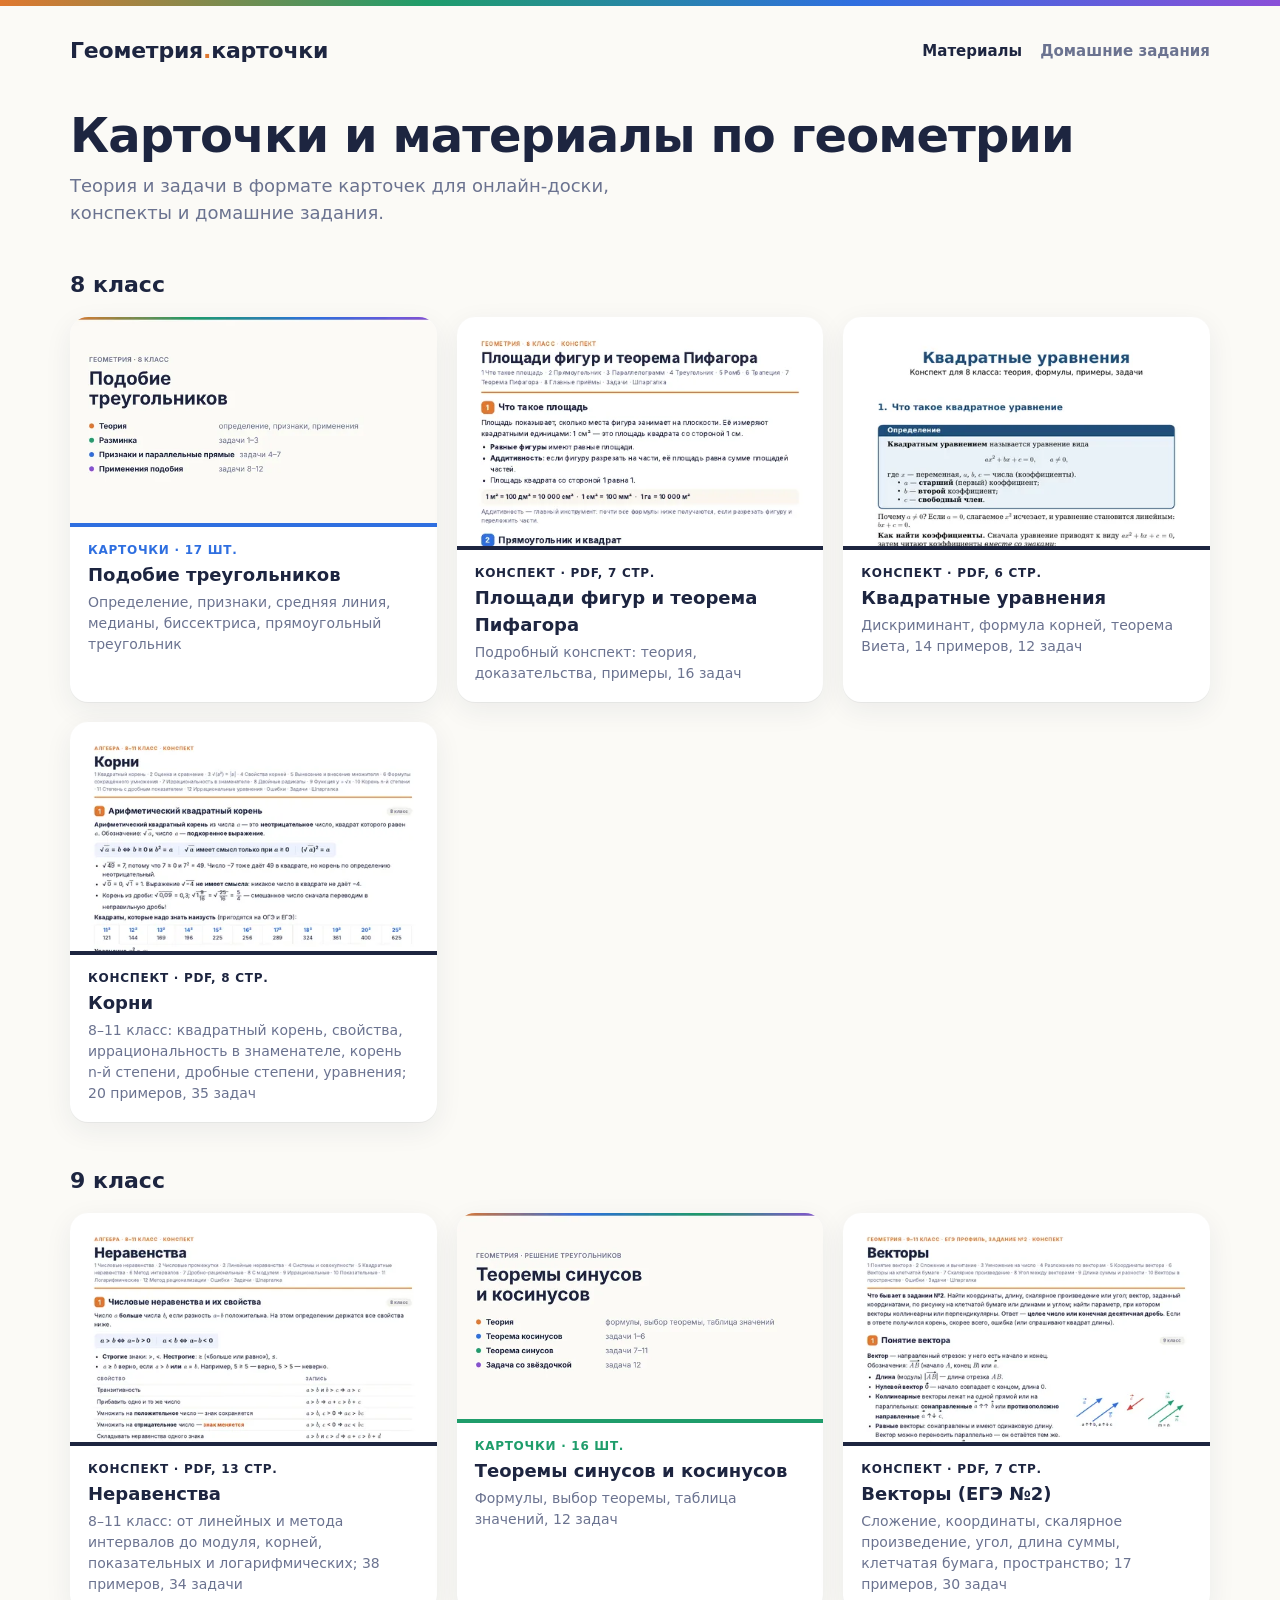
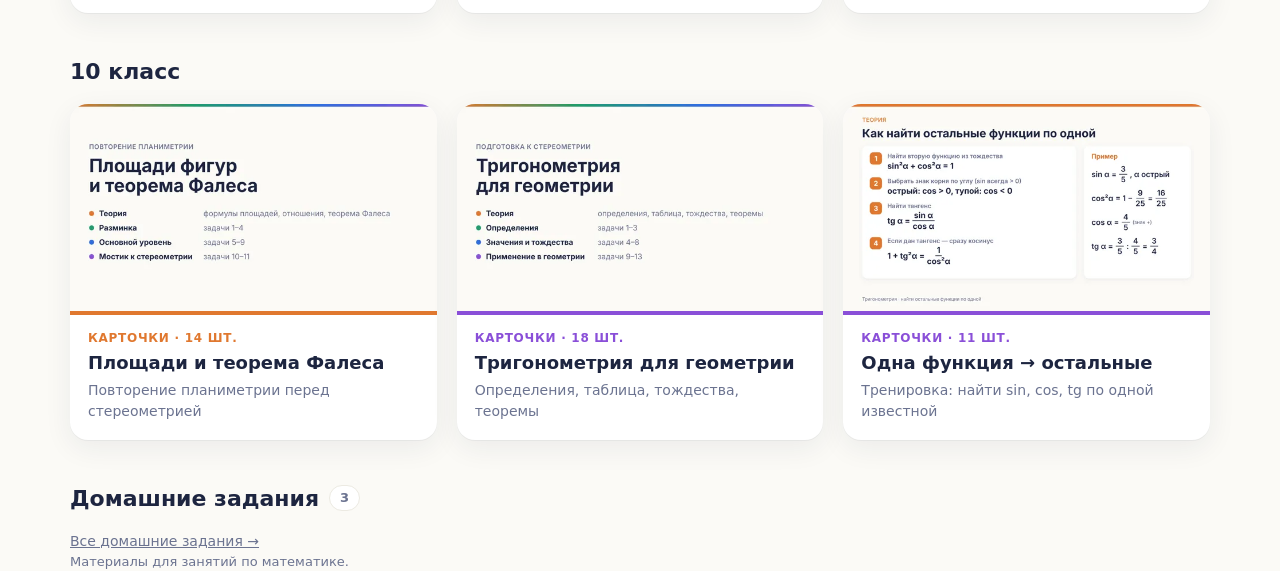
<file: index.html>
<!doctype html><html lang="ru"><head><meta charset="utf-8"><meta name="viewport" content="width=device-width,initial-scale=1">
<title>Геометрия — карточки и материалы</title><link rel="icon" href="assets/favicon.svg"><link rel="stylesheet" href="assets/style.css"></head><body>
<header class="top"><div class="wrap brand"><a href="index.html" class="logo">Геометрия<span>.</span>карточки</a><nav><a href="index.html" class="on">Материалы</a><a href="dz/index.html" class="">Домашние задания</a></nav></div></header>
<main class="wrap"><h1>Карточки и материалы по геометрии</h1><p class="lead">Теория и задачи в формате карточек для онлайн-доски, конспекты и домашние задания.</p><h2>8 класс</h2><div class="grid"><a class="tile" style="--a:#2f6fe0" href="t/podobie/index.html"><img src="t/podobie/thumb/01.webp" alt="" loading="lazy">
<div class="tb"><div class="kind">Карточки · 17 шт.</div><div class="tt">Подобие треугольников</div><div class="tl">Определение, признаки, средняя линия, медианы, биссектриса, прямоугольный треугольник</div></div></a><a class="tile doc" style="--a:#1d2540" href="docs/konspekt-ploshchadi-pifagor.pdf"><img src="docs/konspekt-ploshchadi-pifagor.webp" alt="" loading="lazy">
<div class="tb"><div class="kind">Конспект · PDF, 7 стр.</div><div class="tt">Площади фигур и теорема Пифагора</div><div class="tl">Подробный конспект: теория, доказательства, примеры, 16 задач</div></div></a><a class="tile doc" style="--a:#1d2540" href="docs/konspekt-kvadratnye-uravneniya.pdf"><img src="docs/konspekt-kvadratnye-uravneniya.webp" alt="" loading="lazy">
<div class="tb"><div class="kind">Конспект · PDF, 6 стр.</div><div class="tt">Квадратные уравнения</div><div class="tl">Дискриминант, формула корней, теорема Виета, 14 примеров, 12 задач</div></div></a><a class="tile doc" style="--a:#1d2540" href="docs/konspekt-korni.pdf"><img src="docs/konspekt-korni.webp" alt="" loading="lazy">
<div class="tb"><div class="kind">Конспект · PDF, 8 стр.</div><div class="tt">Корни</div><div class="tl">8–11 класс: квадратный корень, свойства, иррациональность в знаменателе, корень n-й степени, дробные степени, уравнения; 20 примеров, 35 задач</div></div></a></div><h2>9 класс</h2><div class="grid"><a class="tile doc" style="--a:#1d2540" href="docs/konspekt-neravenstva.pdf"><img src="docs/konspekt-neravenstva.webp" alt="" loading="lazy">
<div class="tb"><div class="kind">Конспект · PDF, 13 стр.</div><div class="tt">Неравенства</div><div class="tl">8–11 класс: от линейных и метода интервалов до модуля, корней, показательных и логарифмических; 38 примеров, 34 задачи</div></div></a><a class="tile" style="--a:#1f9d6b" href="t/sin-cos/index.html"><img src="t/sin-cos/thumb/01.webp" alt="" loading="lazy">
<div class="tb"><div class="kind">Карточки · 16 шт.</div><div class="tt">Теоремы синусов и косинусов</div><div class="tl">Формулы, выбор теоремы, таблица значений, 12 задач</div></div></a><a class="tile doc" style="--a:#1d2540" href="docs/konspekt-vektory.pdf"><img src="docs/konspekt-vektory.webp" alt="" loading="lazy">
<div class="tb"><div class="kind">Конспект · PDF, 7 стр.</div><div class="tt">Векторы (ЕГЭ №2)</div><div class="tl">Сложение, координаты, скалярное произведение, угол, длина суммы, клетчатая бумага, пространство; 17 примеров, 30 задач</div></div></a></div><h2>10 класс</h2><div class="grid"><a class="tile" style="--a:#e0782f" href="t/ploshchadi-fales/index.html"><img src="t/ploshchadi-fales/thumb/01.webp" alt="" loading="lazy">
<div class="tb"><div class="kind">Карточки · 14 шт.</div><div class="tt">Площади и теорема Фалеса</div><div class="tl">Повторение планиметрии перед стереометрией</div></div></a><a class="tile" style="--a:#8a4fd8" href="t/trigonometriya/index.html"><img src="t/trigonometriya/thumb/01.webp" alt="" loading="lazy">
<div class="tb"><div class="kind">Карточки · 18 шт.</div><div class="tt">Тригонометрия для геометрии</div><div class="tl">Определения, таблица, тождества, теоремы</div></div></a><a class="tile" style="--a:#8a4fd8" href="t/trig-trenirovka/index.html"><img src="t/trig-trenirovka/thumb/01.webp" alt="" loading="lazy">
<div class="tb"><div class="kind">Карточки · 11 шт.</div><div class="tt">Одна функция → остальные</div><div class="tl">Тренировка: найти sin, cos, tg по одной известной</div></div></a></div><h2>Домашние задания <span class="pill">3</span></h2><p class="note"><a href="dz/index.html">Все домашние задания →</a></p></main>
<footer class="wrap">Материалы для занятий по математике.</footer>
<script src="assets/app.js"></script></body></html>
</file>
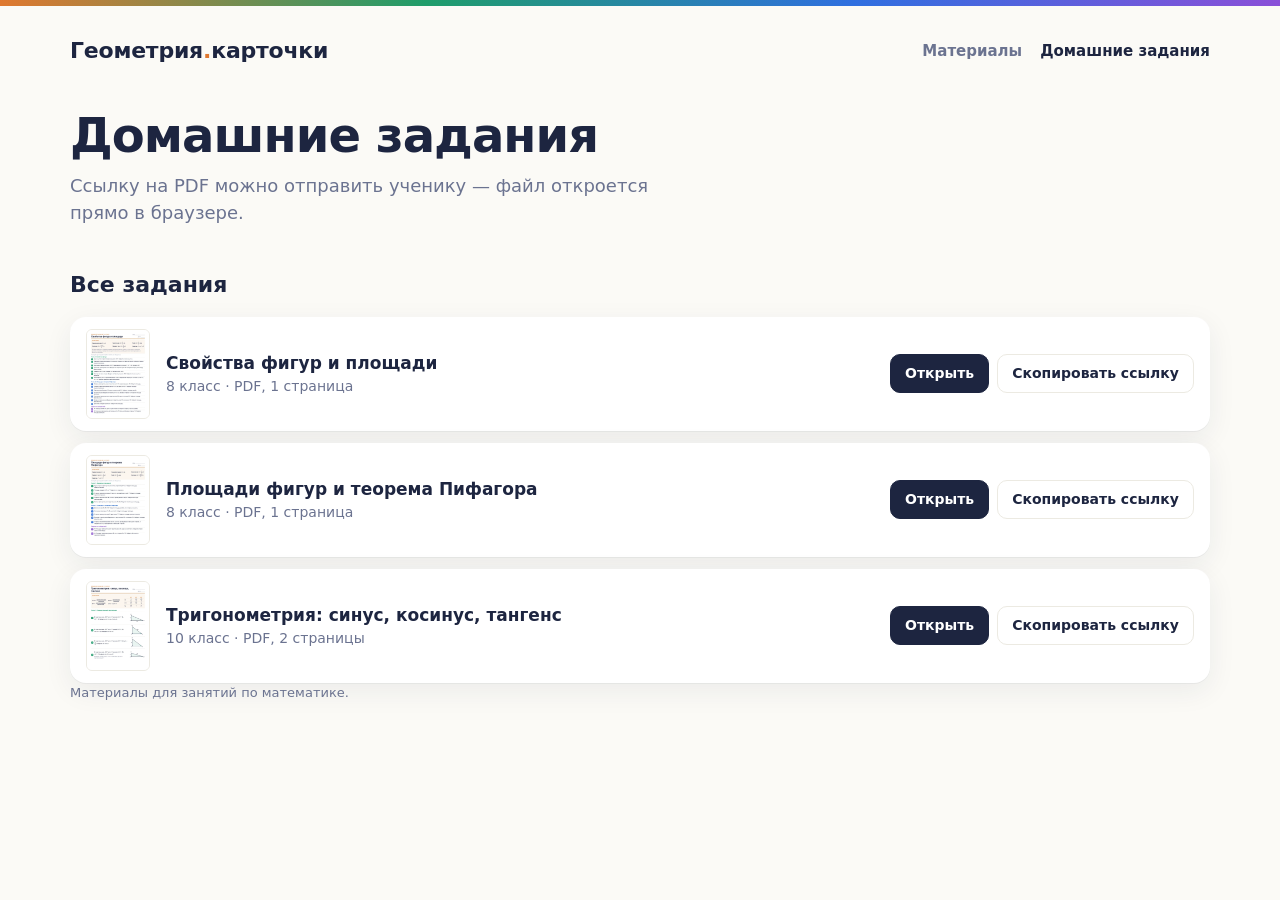
<file: dz/index.html>
<!doctype html><html lang="ru"><head><meta charset="utf-8"><meta name="viewport" content="width=device-width,initial-scale=1">
<title>Домашние задания</title><link rel="icon" href="../assets/favicon.svg"><link rel="stylesheet" href="../assets/style.css"></head><body>
<header class="top"><div class="wrap brand"><a href="../index.html" class="logo">Геометрия<span>.</span>карточки</a><nav><a href="../index.html" class="">Материалы</a><a href="../dz/index.html" class="on">Домашние задания</a></nav></div></header>
<main class="wrap"><h1>Домашние задания</h1><p class="lead">Ссылку на PDF можно отправить ученику — файл откроется прямо в браузере.</p>
<h2>Все задания</h2><div class="hwlist"><div class="hw" id="dz-svoystva-figur"><img src="dz-svoystva-figur.webp" alt="" loading="lazy"><div class="info"><div class="tt">Свойства фигур и площади</div>
<div class="tl">8 класс · PDF, 1 страница</div></div>
<div class="btns"><a class="btn pri" href="dz-svoystva-figur.pdf">Открыть</a><button class="btn" data-copy="dz-svoystva-figur.pdf">Скопировать ссылку</button></div></div><div class="hw" id="dz-ploshchadi-pifagor"><img src="dz-ploshchadi-pifagor.webp" alt="" loading="lazy"><div class="info"><div class="tt">Площади фигур и теорема Пифагора</div>
<div class="tl">8 класс · PDF, 1 страница</div></div>
<div class="btns"><a class="btn pri" href="dz-ploshchadi-pifagor.pdf">Открыть</a><button class="btn" data-copy="dz-ploshchadi-pifagor.pdf">Скопировать ссылку</button></div></div><div class="hw" id="dz-trigonometriya"><img src="dz-trigonometriya.webp" alt="" loading="lazy"><div class="info"><div class="tt">Тригонометрия: синус, косинус, тангенс</div>
<div class="tl">10 класс · PDF, 2 страницы</div></div>
<div class="btns"><a class="btn pri" href="dz-trigonometriya.pdf">Открыть</a><button class="btn" data-copy="dz-trigonometriya.pdf">Скопировать ссылку</button></div></div></div></main>
<footer class="wrap">Материалы для занятий по математике.</footer>
<script src="../assets/app.js"></script></body></html>
</file>
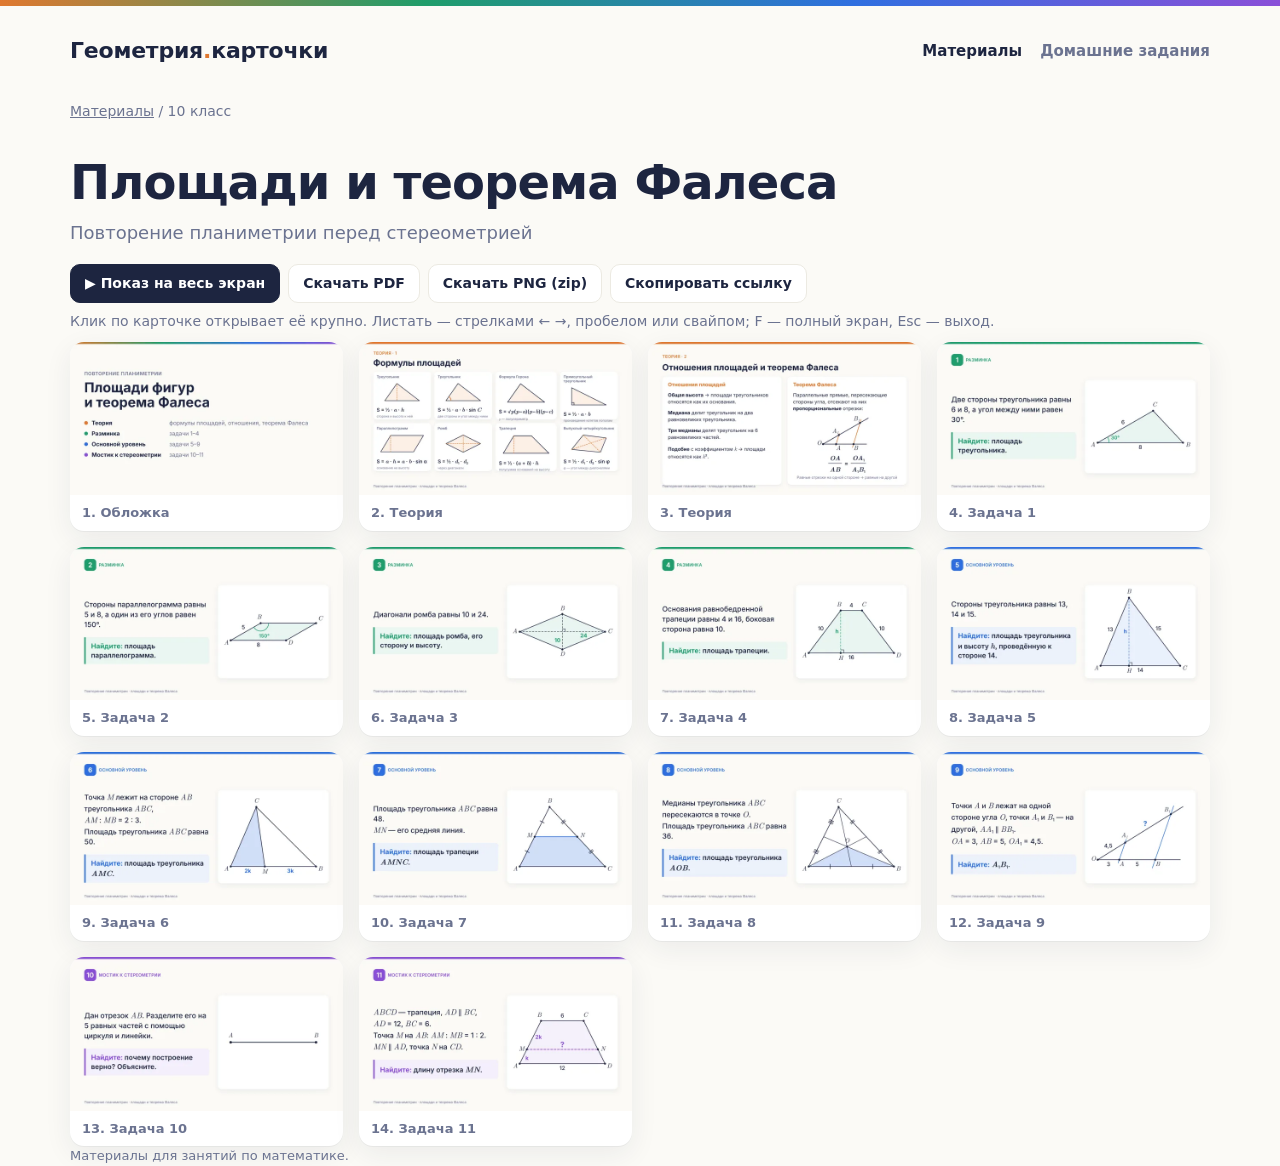
<file: t/ploshchadi-fales/index.html>
<!doctype html><html lang="ru"><head><meta charset="utf-8"><meta name="viewport" content="width=device-width,initial-scale=1">
<title>Площади и теорема Фалеса</title><link rel="icon" href="../../assets/favicon.svg"><link rel="stylesheet" href="../../assets/style.css"></head><body>
<header class="top"><div class="wrap brand"><a href="../../index.html" class="logo">Геометрия<span>.</span>карточки</a><nav><a href="../../index.html" class="on">Материалы</a><a href="../../dz/index.html" class="">Домашние задания</a></nav></div></header>
<main class="wrap"><div class="crumbs"><a href="../../index.html">Материалы</a> / 10 класс</div>
<h1>Площади и теорема Фалеса</h1><p class="lead">Повторение планиметрии перед стереометрией</p>
<div class="bar"><div class="btns"><button class="btn pri" onclick="document.querySelector('.cards button').click()">▶ Показ на весь экран</button>
<a class="btn" href="kartochki.pdf">Скачать PDF</a><a class="btn" href="kartochki.zip">Скачать PNG (zip)</a>
<button class="btn" data-copy="index.html">Скопировать ссылку</button></div></div>
<p class="note">Клик по карточке открывает её крупно. Листать — стрелками ← →, пробелом или свайпом; F — полный экран, Esc — выход.</p>
<div class="cards"><button data-full="img/01.png" data-cap="Обложка"><img src="thumb/01.webp" alt="Обложка" loading="lazy"><div class="cp">1. Обложка</div></button><button data-full="img/02.png" data-cap="Теория"><img src="thumb/02.webp" alt="Теория" loading="lazy"><div class="cp">2. Теория</div></button><button data-full="img/03.png" data-cap="Теория"><img src="thumb/03.webp" alt="Теория" loading="lazy"><div class="cp">3. Теория</div></button><button data-full="img/04.png" data-cap="Задача 1"><img src="thumb/04.webp" alt="Задача 1" loading="lazy"><div class="cp">4. Задача 1</div></button><button data-full="img/05.png" data-cap="Задача 2"><img src="thumb/05.webp" alt="Задача 2" loading="lazy"><div class="cp">5. Задача 2</div></button><button data-full="img/06.png" data-cap="Задача 3"><img src="thumb/06.webp" alt="Задача 3" loading="lazy"><div class="cp">6. Задача 3</div></button><button data-full="img/07.png" data-cap="Задача 4"><img src="thumb/07.webp" alt="Задача 4" loading="lazy"><div class="cp">7. Задача 4</div></button><button data-full="img/08.png" data-cap="Задача 5"><img src="thumb/08.webp" alt="Задача 5" loading="lazy"><div class="cp">8. Задача 5</div></button><button data-full="img/09.png" data-cap="Задача 6"><img src="thumb/09.webp" alt="Задача 6" loading="lazy"><div class="cp">9. Задача 6</div></button><button data-full="img/10.png" data-cap="Задача 7"><img src="thumb/10.webp" alt="Задача 7" loading="lazy"><div class="cp">10. Задача 7</div></button><button data-full="img/11.png" data-cap="Задача 8"><img src="thumb/11.webp" alt="Задача 8" loading="lazy"><div class="cp">11. Задача 8</div></button><button data-full="img/12.png" data-cap="Задача 9"><img src="thumb/12.webp" alt="Задача 9" loading="lazy"><div class="cp">12. Задача 9</div></button><button data-full="img/13.png" data-cap="Задача 10"><img src="thumb/13.webp" alt="Задача 10" loading="lazy"><div class="cp">13. Задача 10</div></button><button data-full="img/14.png" data-cap="Задача 11"><img src="thumb/14.webp" alt="Задача 11" loading="lazy"><div class="cp">14. Задача 11</div></button></div>
<div class="lb" id="lb"><button class="x" aria-label="Закрыть">✕</button><button class="nav prev" aria-label="Назад">‹</button><img alt=""><button class="nav next" aria-label="Вперёд">›</button>
<div class="ctl"><button class="fs">⛶ Полный экран</button><span class="cnt"></span></div></div></main>
<footer class="wrap">Материалы для занятий по математике.</footer>
<script src="../../assets/app.js"></script></body></html>
</file>
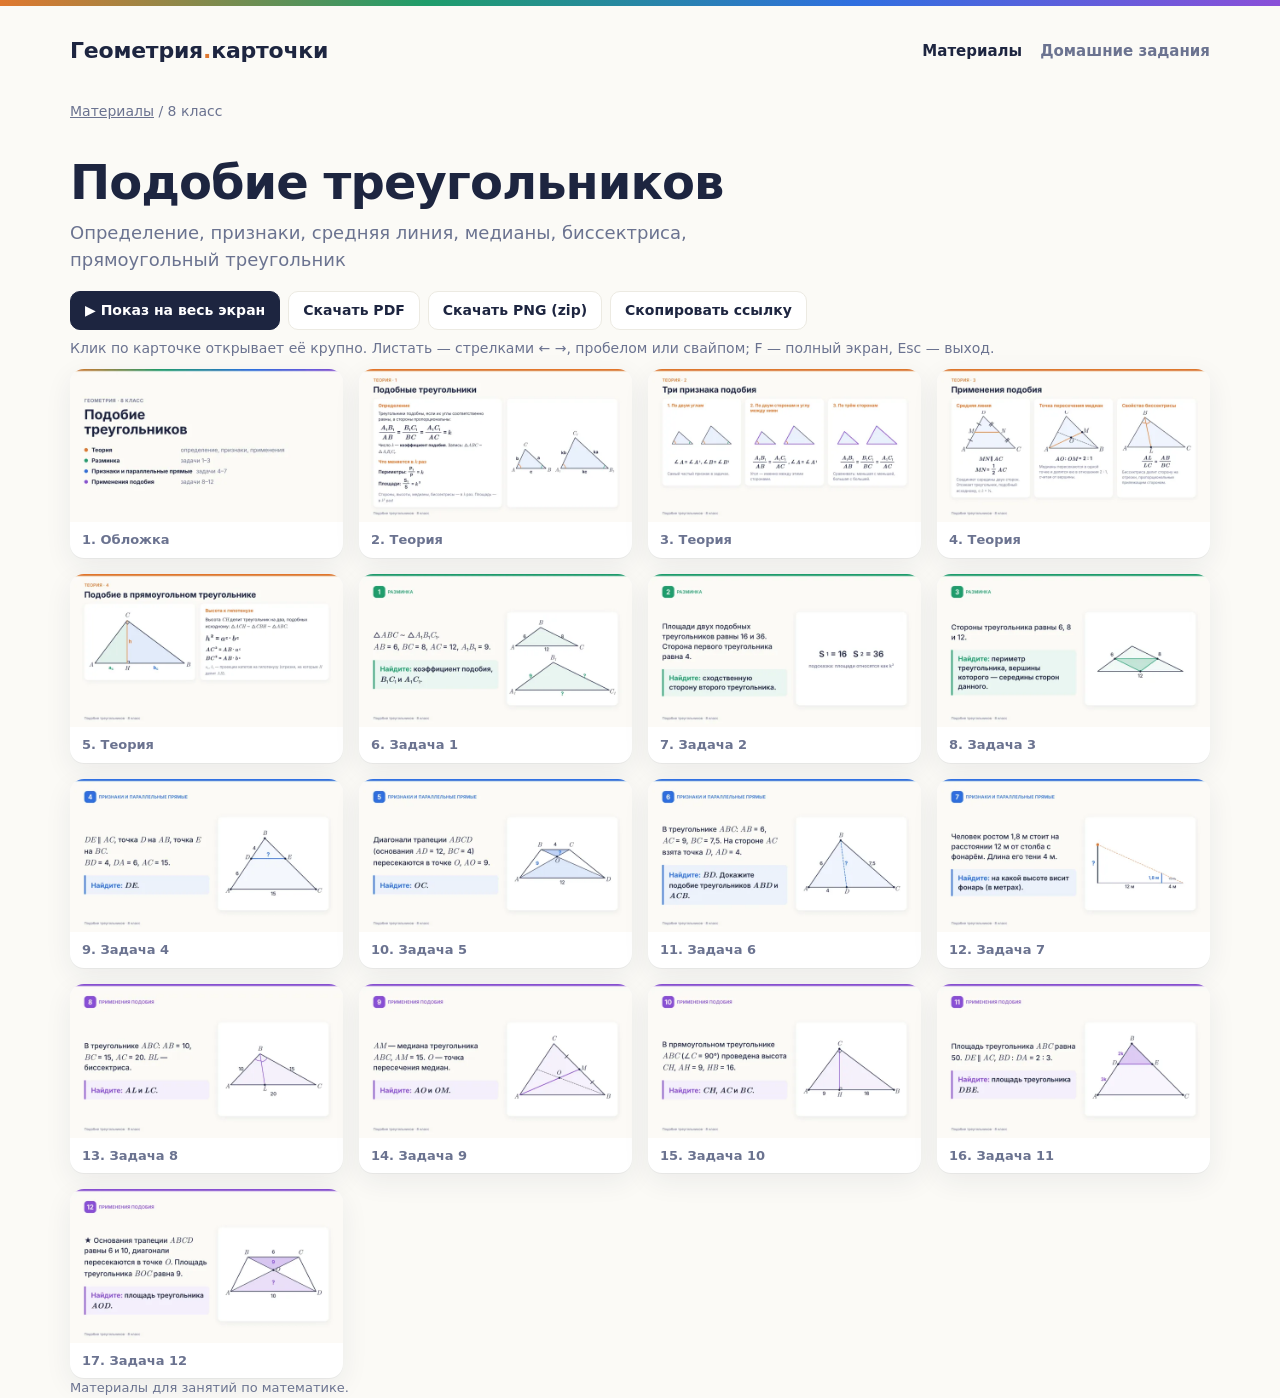
<file: t/podobie/index.html>
<!doctype html><html lang="ru"><head><meta charset="utf-8"><meta name="viewport" content="width=device-width,initial-scale=1">
<title>Подобие треугольников</title><link rel="icon" href="../../assets/favicon.svg"><link rel="stylesheet" href="../../assets/style.css"></head><body>
<header class="top"><div class="wrap brand"><a href="../../index.html" class="logo">Геометрия<span>.</span>карточки</a><nav><a href="../../index.html" class="on">Материалы</a><a href="../../dz/index.html" class="">Домашние задания</a></nav></div></header>
<main class="wrap"><div class="crumbs"><a href="../../index.html">Материалы</a> / 8 класс</div>
<h1>Подобие треугольников</h1><p class="lead">Определение, признаки, средняя линия, медианы, биссектриса, прямоугольный треугольник</p>
<div class="bar"><div class="btns"><button class="btn pri" onclick="document.querySelector('.cards button').click()">▶ Показ на весь экран</button>
<a class="btn" href="kartochki.pdf">Скачать PDF</a><a class="btn" href="kartochki.zip">Скачать PNG (zip)</a>
<button class="btn" data-copy="index.html">Скопировать ссылку</button></div></div>
<p class="note">Клик по карточке открывает её крупно. Листать — стрелками ← →, пробелом или свайпом; F — полный экран, Esc — выход.</p>
<div class="cards"><button data-full="img/01.png" data-cap="Обложка"><img src="thumb/01.webp" alt="Обложка" loading="lazy"><div class="cp">1. Обложка</div></button><button data-full="img/02.png" data-cap="Теория"><img src="thumb/02.webp" alt="Теория" loading="lazy"><div class="cp">2. Теория</div></button><button data-full="img/03.png" data-cap="Теория"><img src="thumb/03.webp" alt="Теория" loading="lazy"><div class="cp">3. Теория</div></button><button data-full="img/04.png" data-cap="Теория"><img src="thumb/04.webp" alt="Теория" loading="lazy"><div class="cp">4. Теория</div></button><button data-full="img/05.png" data-cap="Теория"><img src="thumb/05.webp" alt="Теория" loading="lazy"><div class="cp">5. Теория</div></button><button data-full="img/06.png" data-cap="Задача 1"><img src="thumb/06.webp" alt="Задача 1" loading="lazy"><div class="cp">6. Задача 1</div></button><button data-full="img/07.png" data-cap="Задача 2"><img src="thumb/07.webp" alt="Задача 2" loading="lazy"><div class="cp">7. Задача 2</div></button><button data-full="img/08.png" data-cap="Задача 3"><img src="thumb/08.webp" alt="Задача 3" loading="lazy"><div class="cp">8. Задача 3</div></button><button data-full="img/09.png" data-cap="Задача 4"><img src="thumb/09.webp" alt="Задача 4" loading="lazy"><div class="cp">9. Задача 4</div></button><button data-full="img/10.png" data-cap="Задача 5"><img src="thumb/10.webp" alt="Задача 5" loading="lazy"><div class="cp">10. Задача 5</div></button><button data-full="img/11.png" data-cap="Задача 6"><img src="thumb/11.webp" alt="Задача 6" loading="lazy"><div class="cp">11. Задача 6</div></button><button data-full="img/12.png" data-cap="Задача 7"><img src="thumb/12.webp" alt="Задача 7" loading="lazy"><div class="cp">12. Задача 7</div></button><button data-full="img/13.png" data-cap="Задача 8"><img src="thumb/13.webp" alt="Задача 8" loading="lazy"><div class="cp">13. Задача 8</div></button><button data-full="img/14.png" data-cap="Задача 9"><img src="thumb/14.webp" alt="Задача 9" loading="lazy"><div class="cp">14. Задача 9</div></button><button data-full="img/15.png" data-cap="Задача 10"><img src="thumb/15.webp" alt="Задача 10" loading="lazy"><div class="cp">15. Задача 10</div></button><button data-full="img/16.png" data-cap="Задача 11"><img src="thumb/16.webp" alt="Задача 11" loading="lazy"><div class="cp">16. Задача 11</div></button><button data-full="img/17.png" data-cap="Задача 12"><img src="thumb/17.webp" alt="Задача 12" loading="lazy"><div class="cp">17. Задача 12</div></button></div>
<div class="lb" id="lb"><button class="x" aria-label="Закрыть">✕</button><button class="nav prev" aria-label="Назад">‹</button><img alt=""><button class="nav next" aria-label="Вперёд">›</button>
<div class="ctl"><button class="fs">⛶ Полный экран</button><span class="cnt"></span></div></div></main>
<footer class="wrap">Материалы для занятий по математике.</footer>
<script src="../../assets/app.js"></script></body></html>
</file>
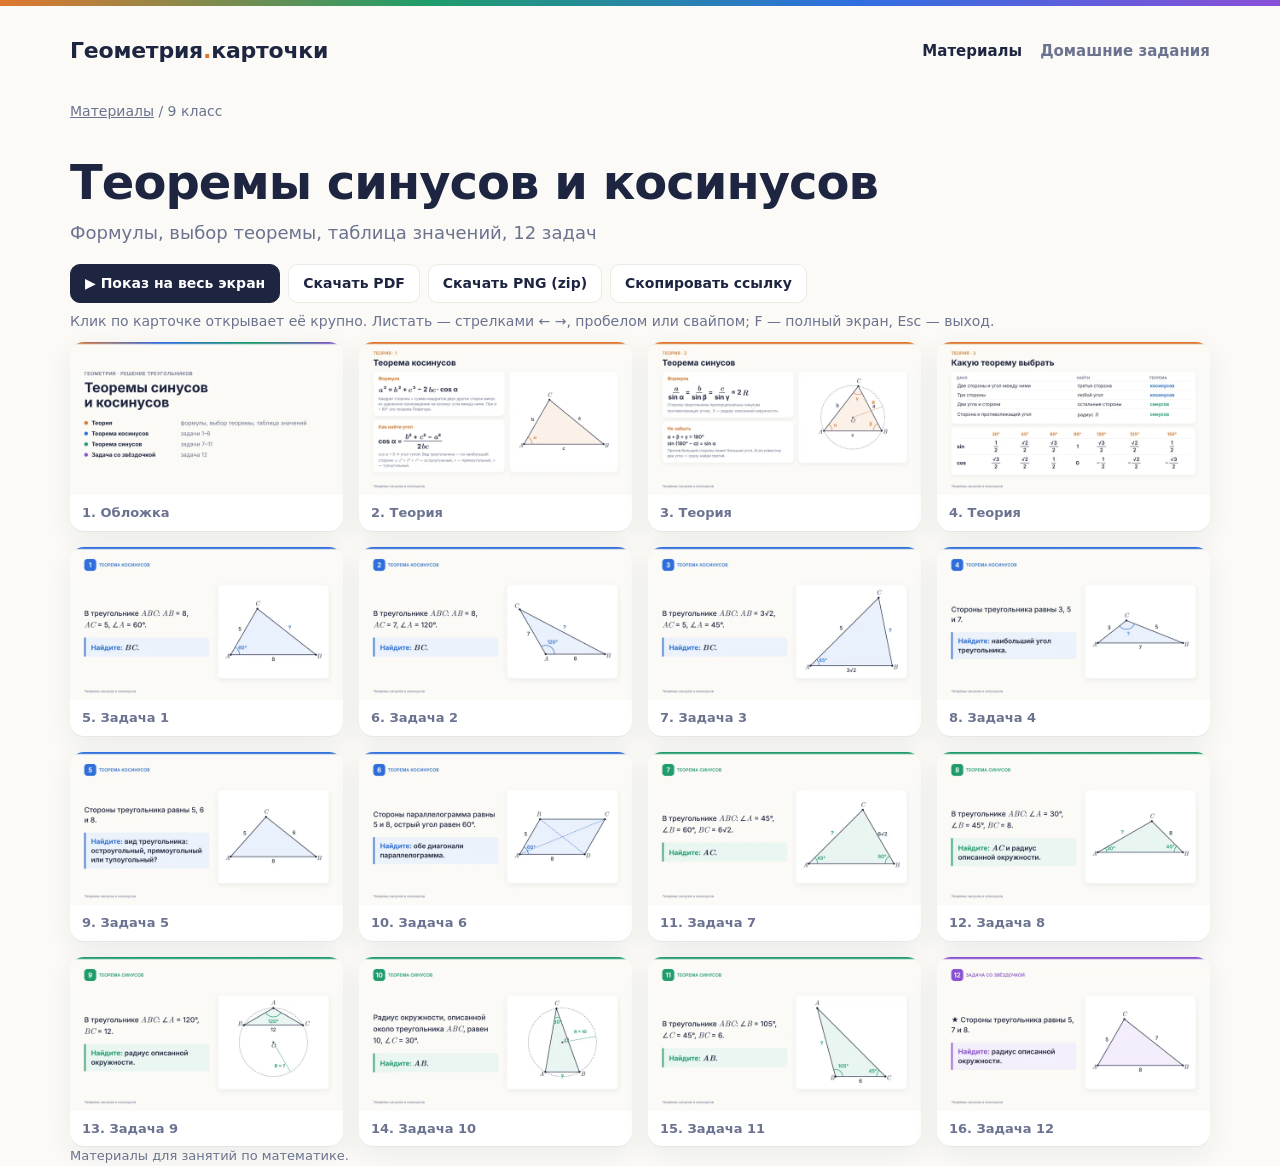
<file: t/sin-cos/index.html>
<!doctype html><html lang="ru"><head><meta charset="utf-8"><meta name="viewport" content="width=device-width,initial-scale=1">
<title>Теоремы синусов и косинусов</title><link rel="icon" href="../../assets/favicon.svg"><link rel="stylesheet" href="../../assets/style.css"></head><body>
<header class="top"><div class="wrap brand"><a href="../../index.html" class="logo">Геометрия<span>.</span>карточки</a><nav><a href="../../index.html" class="on">Материалы</a><a href="../../dz/index.html" class="">Домашние задания</a></nav></div></header>
<main class="wrap"><div class="crumbs"><a href="../../index.html">Материалы</a> / 9 класс</div>
<h1>Теоремы синусов и косинусов</h1><p class="lead">Формулы, выбор теоремы, таблица значений, 12 задач</p>
<div class="bar"><div class="btns"><button class="btn pri" onclick="document.querySelector('.cards button').click()">▶ Показ на весь экран</button>
<a class="btn" href="kartochki.pdf">Скачать PDF</a><a class="btn" href="kartochki.zip">Скачать PNG (zip)</a>
<button class="btn" data-copy="index.html">Скопировать ссылку</button></div></div>
<p class="note">Клик по карточке открывает её крупно. Листать — стрелками ← →, пробелом или свайпом; F — полный экран, Esc — выход.</p>
<div class="cards"><button data-full="img/01.png" data-cap="Обложка"><img src="thumb/01.webp" alt="Обложка" loading="lazy"><div class="cp">1. Обложка</div></button><button data-full="img/02.png" data-cap="Теория"><img src="thumb/02.webp" alt="Теория" loading="lazy"><div class="cp">2. Теория</div></button><button data-full="img/03.png" data-cap="Теория"><img src="thumb/03.webp" alt="Теория" loading="lazy"><div class="cp">3. Теория</div></button><button data-full="img/04.png" data-cap="Теория"><img src="thumb/04.webp" alt="Теория" loading="lazy"><div class="cp">4. Теория</div></button><button data-full="img/05.png" data-cap="Задача 1"><img src="thumb/05.webp" alt="Задача 1" loading="lazy"><div class="cp">5. Задача 1</div></button><button data-full="img/06.png" data-cap="Задача 2"><img src="thumb/06.webp" alt="Задача 2" loading="lazy"><div class="cp">6. Задача 2</div></button><button data-full="img/07.png" data-cap="Задача 3"><img src="thumb/07.webp" alt="Задача 3" loading="lazy"><div class="cp">7. Задача 3</div></button><button data-full="img/08.png" data-cap="Задача 4"><img src="thumb/08.webp" alt="Задача 4" loading="lazy"><div class="cp">8. Задача 4</div></button><button data-full="img/09.png" data-cap="Задача 5"><img src="thumb/09.webp" alt="Задача 5" loading="lazy"><div class="cp">9. Задача 5</div></button><button data-full="img/10.png" data-cap="Задача 6"><img src="thumb/10.webp" alt="Задача 6" loading="lazy"><div class="cp">10. Задача 6</div></button><button data-full="img/11.png" data-cap="Задача 7"><img src="thumb/11.webp" alt="Задача 7" loading="lazy"><div class="cp">11. Задача 7</div></button><button data-full="img/12.png" data-cap="Задача 8"><img src="thumb/12.webp" alt="Задача 8" loading="lazy"><div class="cp">12. Задача 8</div></button><button data-full="img/13.png" data-cap="Задача 9"><img src="thumb/13.webp" alt="Задача 9" loading="lazy"><div class="cp">13. Задача 9</div></button><button data-full="img/14.png" data-cap="Задача 10"><img src="thumb/14.webp" alt="Задача 10" loading="lazy"><div class="cp">14. Задача 10</div></button><button data-full="img/15.png" data-cap="Задача 11"><img src="thumb/15.webp" alt="Задача 11" loading="lazy"><div class="cp">15. Задача 11</div></button><button data-full="img/16.png" data-cap="Задача 12"><img src="thumb/16.webp" alt="Задача 12" loading="lazy"><div class="cp">16. Задача 12</div></button></div>
<div class="lb" id="lb"><button class="x" aria-label="Закрыть">✕</button><button class="nav prev" aria-label="Назад">‹</button><img alt=""><button class="nav next" aria-label="Вперёд">›</button>
<div class="ctl"><button class="fs">⛶ Полный экран</button><span class="cnt"></span></div></div></main>
<footer class="wrap">Материалы для занятий по математике.</footer>
<script src="../../assets/app.js"></script></body></html>
</file>
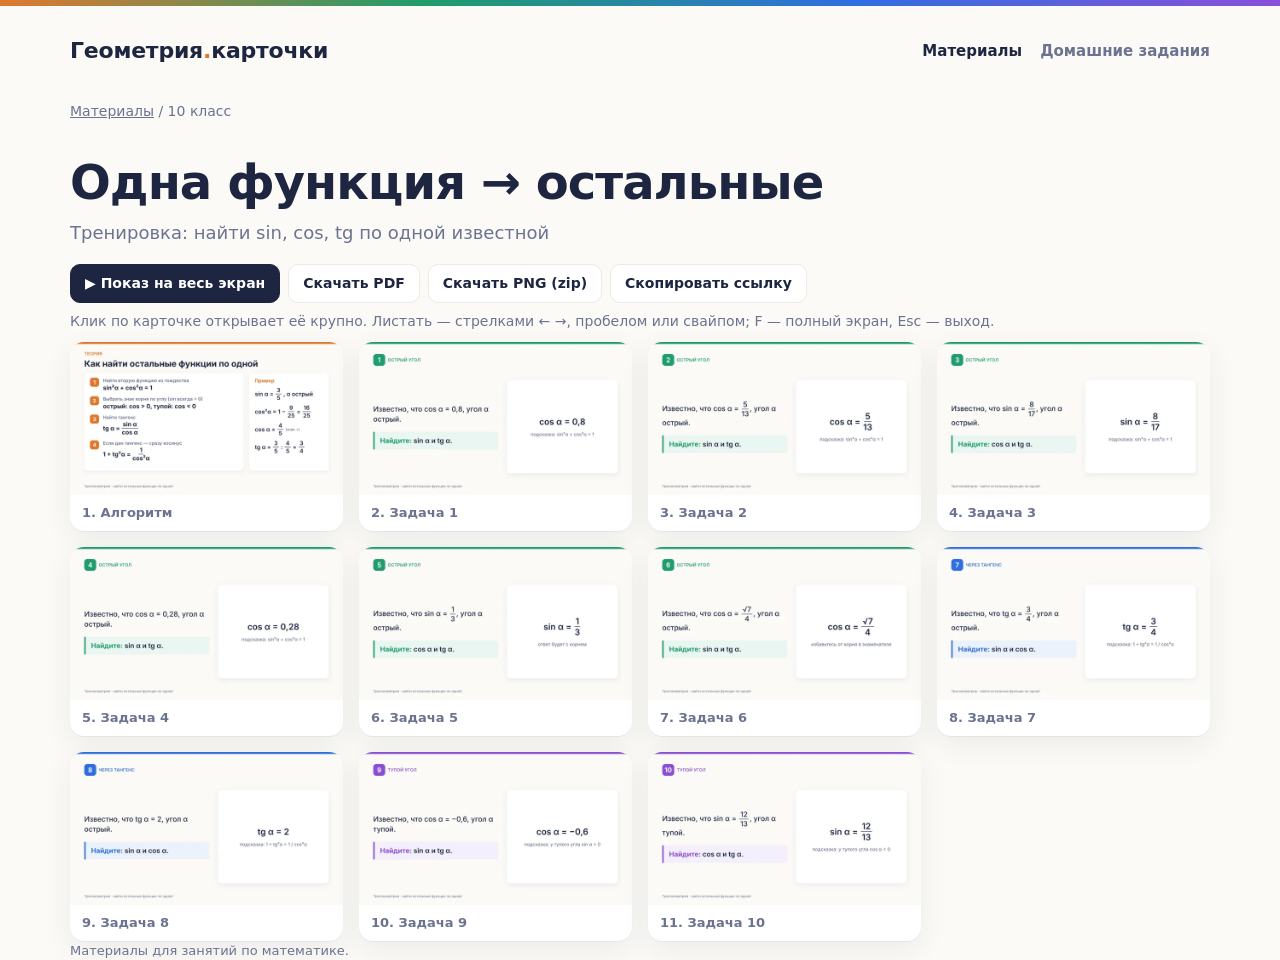
<file: t/trig-trenirovka/index.html>
<!doctype html><html lang="ru"><head><meta charset="utf-8"><meta name="viewport" content="width=device-width,initial-scale=1">
<title>Одна функция → остальные</title><link rel="icon" href="../../assets/favicon.svg"><link rel="stylesheet" href="../../assets/style.css"></head><body>
<header class="top"><div class="wrap brand"><a href="../../index.html" class="logo">Геометрия<span>.</span>карточки</a><nav><a href="../../index.html" class="on">Материалы</a><a href="../../dz/index.html" class="">Домашние задания</a></nav></div></header>
<main class="wrap"><div class="crumbs"><a href="../../index.html">Материалы</a> / 10 класс</div>
<h1>Одна функция → остальные</h1><p class="lead">Тренировка: найти sin, cos, tg по одной известной</p>
<div class="bar"><div class="btns"><button class="btn pri" onclick="document.querySelector('.cards button').click()">▶ Показ на весь экран</button>
<a class="btn" href="kartochki.pdf">Скачать PDF</a><a class="btn" href="kartochki.zip">Скачать PNG (zip)</a>
<button class="btn" data-copy="index.html">Скопировать ссылку</button></div></div>
<p class="note">Клик по карточке открывает её крупно. Листать — стрелками ← →, пробелом или свайпом; F — полный экран, Esc — выход.</p>
<div class="cards"><button data-full="img/01.png" data-cap="Алгоритм"><img src="thumb/01.webp" alt="Алгоритм" loading="lazy"><div class="cp">1. Алгоритм</div></button><button data-full="img/02.png" data-cap="Задача 1"><img src="thumb/02.webp" alt="Задача 1" loading="lazy"><div class="cp">2. Задача 1</div></button><button data-full="img/03.png" data-cap="Задача 2"><img src="thumb/03.webp" alt="Задача 2" loading="lazy"><div class="cp">3. Задача 2</div></button><button data-full="img/04.png" data-cap="Задача 3"><img src="thumb/04.webp" alt="Задача 3" loading="lazy"><div class="cp">4. Задача 3</div></button><button data-full="img/05.png" data-cap="Задача 4"><img src="thumb/05.webp" alt="Задача 4" loading="lazy"><div class="cp">5. Задача 4</div></button><button data-full="img/06.png" data-cap="Задача 5"><img src="thumb/06.webp" alt="Задача 5" loading="lazy"><div class="cp">6. Задача 5</div></button><button data-full="img/07.png" data-cap="Задача 6"><img src="thumb/07.webp" alt="Задача 6" loading="lazy"><div class="cp">7. Задача 6</div></button><button data-full="img/08.png" data-cap="Задача 7"><img src="thumb/08.webp" alt="Задача 7" loading="lazy"><div class="cp">8. Задача 7</div></button><button data-full="img/09.png" data-cap="Задача 8"><img src="thumb/09.webp" alt="Задача 8" loading="lazy"><div class="cp">9. Задача 8</div></button><button data-full="img/10.png" data-cap="Задача 9"><img src="thumb/10.webp" alt="Задача 9" loading="lazy"><div class="cp">10. Задача 9</div></button><button data-full="img/11.png" data-cap="Задача 10"><img src="thumb/11.webp" alt="Задача 10" loading="lazy"><div class="cp">11. Задача 10</div></button></div>
<div class="lb" id="lb"><button class="x" aria-label="Закрыть">✕</button><button class="nav prev" aria-label="Назад">‹</button><img alt=""><button class="nav next" aria-label="Вперёд">›</button>
<div class="ctl"><button class="fs">⛶ Полный экран</button><span class="cnt"></span></div></div></main>
<footer class="wrap">Материалы для занятий по математике.</footer>
<script src="../../assets/app.js"></script></body></html>
</file>
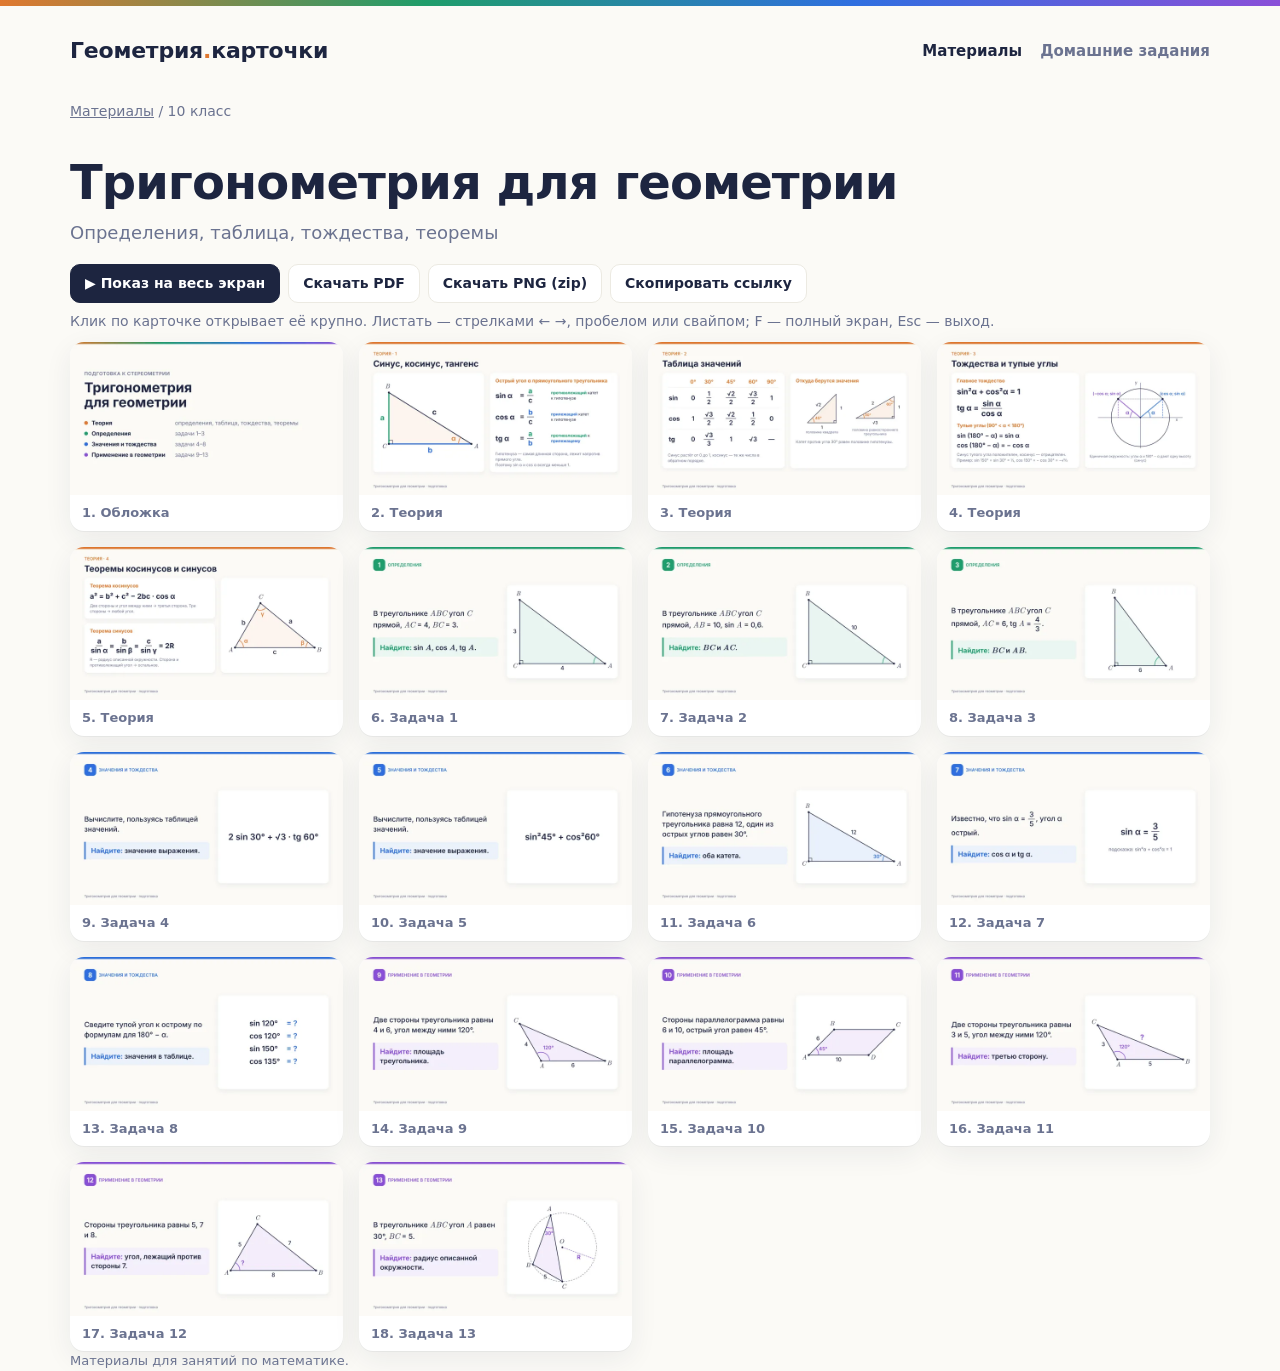
<file: t/trigonometriya/index.html>
<!doctype html><html lang="ru"><head><meta charset="utf-8"><meta name="viewport" content="width=device-width,initial-scale=1">
<title>Тригонометрия для геометрии</title><link rel="icon" href="../../assets/favicon.svg"><link rel="stylesheet" href="../../assets/style.css"></head><body>
<header class="top"><div class="wrap brand"><a href="../../index.html" class="logo">Геометрия<span>.</span>карточки</a><nav><a href="../../index.html" class="on">Материалы</a><a href="../../dz/index.html" class="">Домашние задания</a></nav></div></header>
<main class="wrap"><div class="crumbs"><a href="../../index.html">Материалы</a> / 10 класс</div>
<h1>Тригонометрия для геометрии</h1><p class="lead">Определения, таблица, тождества, теоремы</p>
<div class="bar"><div class="btns"><button class="btn pri" onclick="document.querySelector('.cards button').click()">▶ Показ на весь экран</button>
<a class="btn" href="kartochki.pdf">Скачать PDF</a><a class="btn" href="kartochki.zip">Скачать PNG (zip)</a>
<button class="btn" data-copy="index.html">Скопировать ссылку</button></div></div>
<p class="note">Клик по карточке открывает её крупно. Листать — стрелками ← →, пробелом или свайпом; F — полный экран, Esc — выход.</p>
<div class="cards"><button data-full="img/01.png" data-cap="Обложка"><img src="thumb/01.webp" alt="Обложка" loading="lazy"><div class="cp">1. Обложка</div></button><button data-full="img/02.png" data-cap="Теория"><img src="thumb/02.webp" alt="Теория" loading="lazy"><div class="cp">2. Теория</div></button><button data-full="img/03.png" data-cap="Теория"><img src="thumb/03.webp" alt="Теория" loading="lazy"><div class="cp">3. Теория</div></button><button data-full="img/04.png" data-cap="Теория"><img src="thumb/04.webp" alt="Теория" loading="lazy"><div class="cp">4. Теория</div></button><button data-full="img/05.png" data-cap="Теория"><img src="thumb/05.webp" alt="Теория" loading="lazy"><div class="cp">5. Теория</div></button><button data-full="img/06.png" data-cap="Задача 1"><img src="thumb/06.webp" alt="Задача 1" loading="lazy"><div class="cp">6. Задача 1</div></button><button data-full="img/07.png" data-cap="Задача 2"><img src="thumb/07.webp" alt="Задача 2" loading="lazy"><div class="cp">7. Задача 2</div></button><button data-full="img/08.png" data-cap="Задача 3"><img src="thumb/08.webp" alt="Задача 3" loading="lazy"><div class="cp">8. Задача 3</div></button><button data-full="img/09.png" data-cap="Задача 4"><img src="thumb/09.webp" alt="Задача 4" loading="lazy"><div class="cp">9. Задача 4</div></button><button data-full="img/10.png" data-cap="Задача 5"><img src="thumb/10.webp" alt="Задача 5" loading="lazy"><div class="cp">10. Задача 5</div></button><button data-full="img/11.png" data-cap="Задача 6"><img src="thumb/11.webp" alt="Задача 6" loading="lazy"><div class="cp">11. Задача 6</div></button><button data-full="img/12.png" data-cap="Задача 7"><img src="thumb/12.webp" alt="Задача 7" loading="lazy"><div class="cp">12. Задача 7</div></button><button data-full="img/13.png" data-cap="Задача 8"><img src="thumb/13.webp" alt="Задача 8" loading="lazy"><div class="cp">13. Задача 8</div></button><button data-full="img/14.png" data-cap="Задача 9"><img src="thumb/14.webp" alt="Задача 9" loading="lazy"><div class="cp">14. Задача 9</div></button><button data-full="img/15.png" data-cap="Задача 10"><img src="thumb/15.webp" alt="Задача 10" loading="lazy"><div class="cp">15. Задача 10</div></button><button data-full="img/16.png" data-cap="Задача 11"><img src="thumb/16.webp" alt="Задача 11" loading="lazy"><div class="cp">16. Задача 11</div></button><button data-full="img/17.png" data-cap="Задача 12"><img src="thumb/17.webp" alt="Задача 12" loading="lazy"><div class="cp">17. Задача 12</div></button><button data-full="img/18.png" data-cap="Задача 13"><img src="thumb/18.webp" alt="Задача 13" loading="lazy"><div class="cp">18. Задача 13</div></button></div>
<div class="lb" id="lb"><button class="x" aria-label="Закрыть">✕</button><button class="nav prev" aria-label="Назад">‹</button><img alt=""><button class="nav next" aria-label="Вперёд">›</button>
<div class="ctl"><button class="fs">⛶ Полный экран</button><span class="cnt"></span></div></div></main>
<footer class="wrap">Материалы для занятий по математике.</footer>
<script src="../../assets/app.js"></script></body></html>
</file>
<file: assets/style.css>
:root{--bg:#fbfaf6;--card:#fff;--ink:#1d2540;--muted:#6b7390;--line:#eceae2;--acc:#e0782f;--shadow:0 1px 0 rgba(29,37,64,.05),0 8px 28px rgba(29,37,64,.07)}
*{box-sizing:border-box;margin:0;padding:0}
html{-webkit-text-size-adjust:100%}
body{font-family:Inter,"Segoe UI",system-ui,-apple-system,Roboto,Arial,sans-serif;background:var(--bg);color:var(--ink);line-height:1.5}
a{color:inherit}
.wrap{max-width:1180px;margin:0 auto;padding:0 20px}
header.top{border-top:6px solid;border-image:linear-gradient(90deg,#e0782f,#1f9d6b,#2f6fe0,#8a4fd8) 1;padding:28px 0 8px}
.brand{display:flex;align-items:center;justify-content:space-between;gap:16px;flex-wrap:wrap}
.brand a{text-decoration:none}
.logo{font-weight:800;font-size:22px;letter-spacing:-.01em}
.logo span{color:var(--acc)}
nav a{text-decoration:none;color:var(--muted);font-weight:600;margin-left:18px;font-size:15px}
nav a.on,nav a:hover{color:var(--ink)}
h1{font-size:clamp(30px,5vw,48px);line-height:1.1;font-weight:800;letter-spacing:-.02em;margin:34px 0 10px}
.lead{color:var(--muted);font-size:18px;max-width:640px}
h2{font-size:22px;font-weight:750;margin:42px 0 16px;display:flex;align-items:center;gap:10px}
h2 .pill{font-size:13px;font-weight:700;color:var(--muted);background:#fff;border:1px solid var(--line);border-radius:20px;padding:2px 10px}
.grid{display:grid;grid-template-columns:repeat(auto-fill,minmax(300px,1fr));gap:20px}
.tile{display:block;text-decoration:none;background:var(--card);border-radius:18px;overflow:hidden;box-shadow:var(--shadow);transition:transform .15s ease}
.tile:hover{transform:translateY(-2px)}
.tile img{display:block;width:100%;aspect-ratio:16/9;object-fit:cover;background:#f1efe8}
.tile .tb{padding:14px 18px 18px;border-top:4px solid var(--a,var(--acc))}
.tile .kind{font-size:12px;font-weight:700;letter-spacing:.06em;text-transform:uppercase;color:var(--a,var(--acc))}
.tile .tt{font-weight:750;font-size:18px;margin:2px 0 4px}
.tile .tl{font-size:14px;color:var(--muted)}
.tile.doc img{aspect-ratio:16/10;object-position:top}
.hwlist{display:flex;flex-direction:column;gap:12px}
.hw{display:flex;align-items:center;gap:16px;background:var(--card);border-radius:16px;padding:12px 16px;box-shadow:var(--shadow)}
.hw img{width:64px;height:90px;object-fit:cover;object-position:top;border-radius:6px;border:1px solid var(--line);flex:none}
.hw .info{flex:1;min-width:0}
.hw .tt{font-weight:700;font-size:17px}
.hw .tl{font-size:14px;color:var(--muted)}
.btns{display:flex;gap:8px;flex-wrap:wrap}
.btn{display:inline-flex;align-items:center;gap:6px;border:1px solid var(--line);background:#fff;color:var(--ink);text-decoration:none;font:inherit;font-weight:650;font-size:14px;padding:8px 14px;border-radius:10px;cursor:pointer;white-space:nowrap}
.btn:hover{border-color:#cfcbbd}
.btn.pri{background:var(--ink);color:#fff;border-color:var(--ink)}
.btn.ok{background:#1f9d6b;color:#fff;border-color:#1f9d6b}
.bar{display:flex;align-items:center;justify-content:space-between;gap:12px;flex-wrap:wrap;margin:18px 0 6px}
.cards{display:grid;grid-template-columns:repeat(auto-fill,minmax(260px,1fr));gap:16px;margin-top:10px}
.cards button{all:unset;cursor:zoom-in;display:block;background:#fff;border-radius:14px;overflow:hidden;box-shadow:var(--shadow)}
.cards img{display:block;width:100%;aspect-ratio:16/9}
.cards .cp{font-size:13px;font-weight:650;color:var(--muted);padding:8px 12px}
.crumbs{font-size:14px;color:var(--muted);margin-top:26px}
.crumbs a{color:var(--muted)}
footer{color:var(--muted);font-size:13px;padding:50px 0 30px}
.note{font-size:14px;color:var(--muted);margin-top:8px}
/* lightbox */
.lb{position:fixed;inset:0;background:rgba(14,18,32,.94);display:none;align-items:center;justify-content:center;z-index:50;touch-action:pan-y}
.lb.on{display:flex}
.lb img{max-width:96vw;max-height:86vh;border-radius:10px;box-shadow:0 10px 40px rgba(0,0,0,.4)}
.lb .ctl{position:absolute;left:0;right:0;bottom:18px;display:flex;justify-content:center;align-items:center;gap:10px;color:#cfd3e2;font-size:15px}
.lb .ctl button{all:unset;cursor:pointer;color:#fff;background:rgba(255,255,255,.12);border-radius:10px;padding:8px 14px;font-weight:650}
.lb .ctl button:hover{background:rgba(255,255,255,.22)}
.lb .nav{all:unset;cursor:pointer;position:absolute;top:50%;transform:translateY(-50%);color:#fff;font-size:40px;padding:20px;opacity:.7}
.lb .nav:hover{opacity:1}
.lb .prev{left:4px}.lb .next{right:4px}
.lb .x{all:unset;cursor:pointer;position:absolute;top:12px;right:18px;color:#fff;font-size:30px;opacity:.8}
@media (max-width:600px){nav a{margin-left:12px}.hw{flex-wrap:wrap}.hw .btns{width:100%}.lb .nav{display:none}}
</file>
